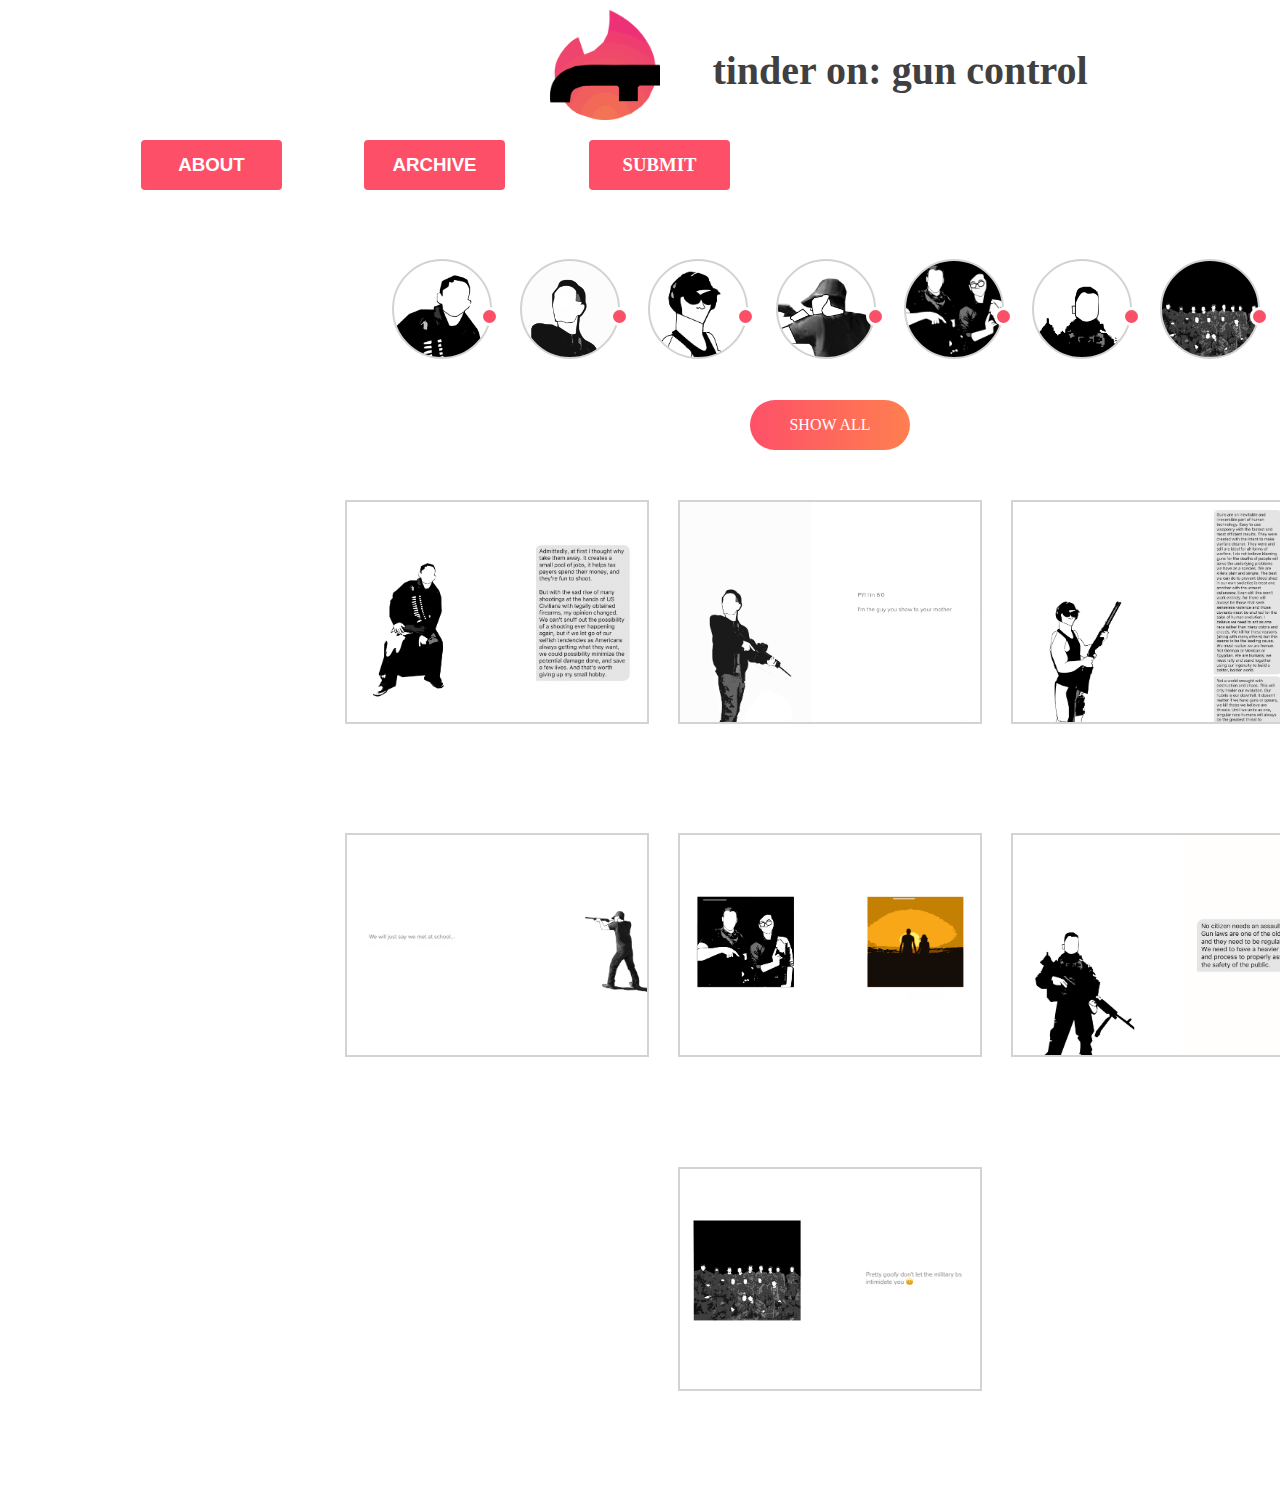
<file: archive.html>
<!DOCTYPE html>
<html lang= 'en' dir='ltr'>

<head>
  <title>Tinder | Gun Control</title>
  <link rel="stylesheet" href="archive.css">
</head>

<body>
<div id="home">
  <div id="logo"></div>
  <p class="home-title">
    <h1> <a href="index.html">tinder on: gun control</a></h1>
</p>
</div>
<div id= "about" class= "button">
  <p class="about-title">
    <h3><a href="about.html"> ABOUT </a></h3>
</div>
<div id= "archive" class= "button2">
  <p class= "archive-title">
    <h3><a href= "archive.html">ARCHIVE</a></h3>
</div>

<div id= "submit" class= "button3">
  <p class= "submit-title">
    <h3><a href= "submit.html">SUBMIT</a></h3>
</div>




<div id="chat1"></div>
<div id="chat2"></div>
<div id="chat3"></div>
<div id="chat4"></div>
<div id="chat5"></div>
<div id="chat6"></div>
<div id="chat7"></div>
<div class="page" id="projects">
  <div class=" project-filter">
    <div class='filter-btn' id="profile1"></div>
    <div class='filter-btn' id="profile2"></div>
    <div class='filter-btn' id="profile3"></div>
    <div class='filter-btn' id="profile4"></div>
    <div class='filter-btn' id="profile5"></div>
    <div class='filter-btn' id="profile6"></div>
    <div class='filter-btn' id="profile7"></div>
    <div class='message-dot' id="newmessage1"></div>
    <div class='message-dot' id="newmessage2"></div>
    <div class='message-dot' id="newmessage3"></div>
    <div class='message-dot' id="newmessage4"></div>
    <div class='message-dot' id="newmessage5"></div>
    <div class='message-dot' id="newmessage6"></div>
    <div class='message-dot' id="newmessage7"></div>

    <div id="showall">
      <p>
        SHOW ALL
      </p>
    </div>
</div>
<div class="dudecontainer">
<div class="dude" id="fullimage1"></div>
<div class="dude" id="fullimage2"></div>
<div class="dude" id="fullimage3"></div>
<div class="dude" id="fullimage4"></div>
<div class="dude" id="fullimage5"></div>
<div class="dude" id="fullimage6"></div>
<div class="dude" id="fullimage7"></div>
</div>

<div class="slideshow">
    <div class="slideshow-overlay" hidden></div>
    <div class="slideshow-image" id="bigimage1" hidden></div>
    <div class="slideshow-image" id="bigimage2" hidden></div>
    <div class="slideshow-image" id="bigimage3" hidden></div>
    <div class="slideshow-image" id="bigimage4" hidden></div>
    <div class="slideshow-image" id="bigimage5" hidden></div>
    <div class="slideshow-image" id="bigimage6" hidden></div>
    <div class="slideshow-image" id="bigimage7" hidden></div>
  </div>

<script src= 'jquery-3.3.1.min.js'></script>
<script src= "archive.js" charset= "utf-8"></script>
</body>
</html>
</file>
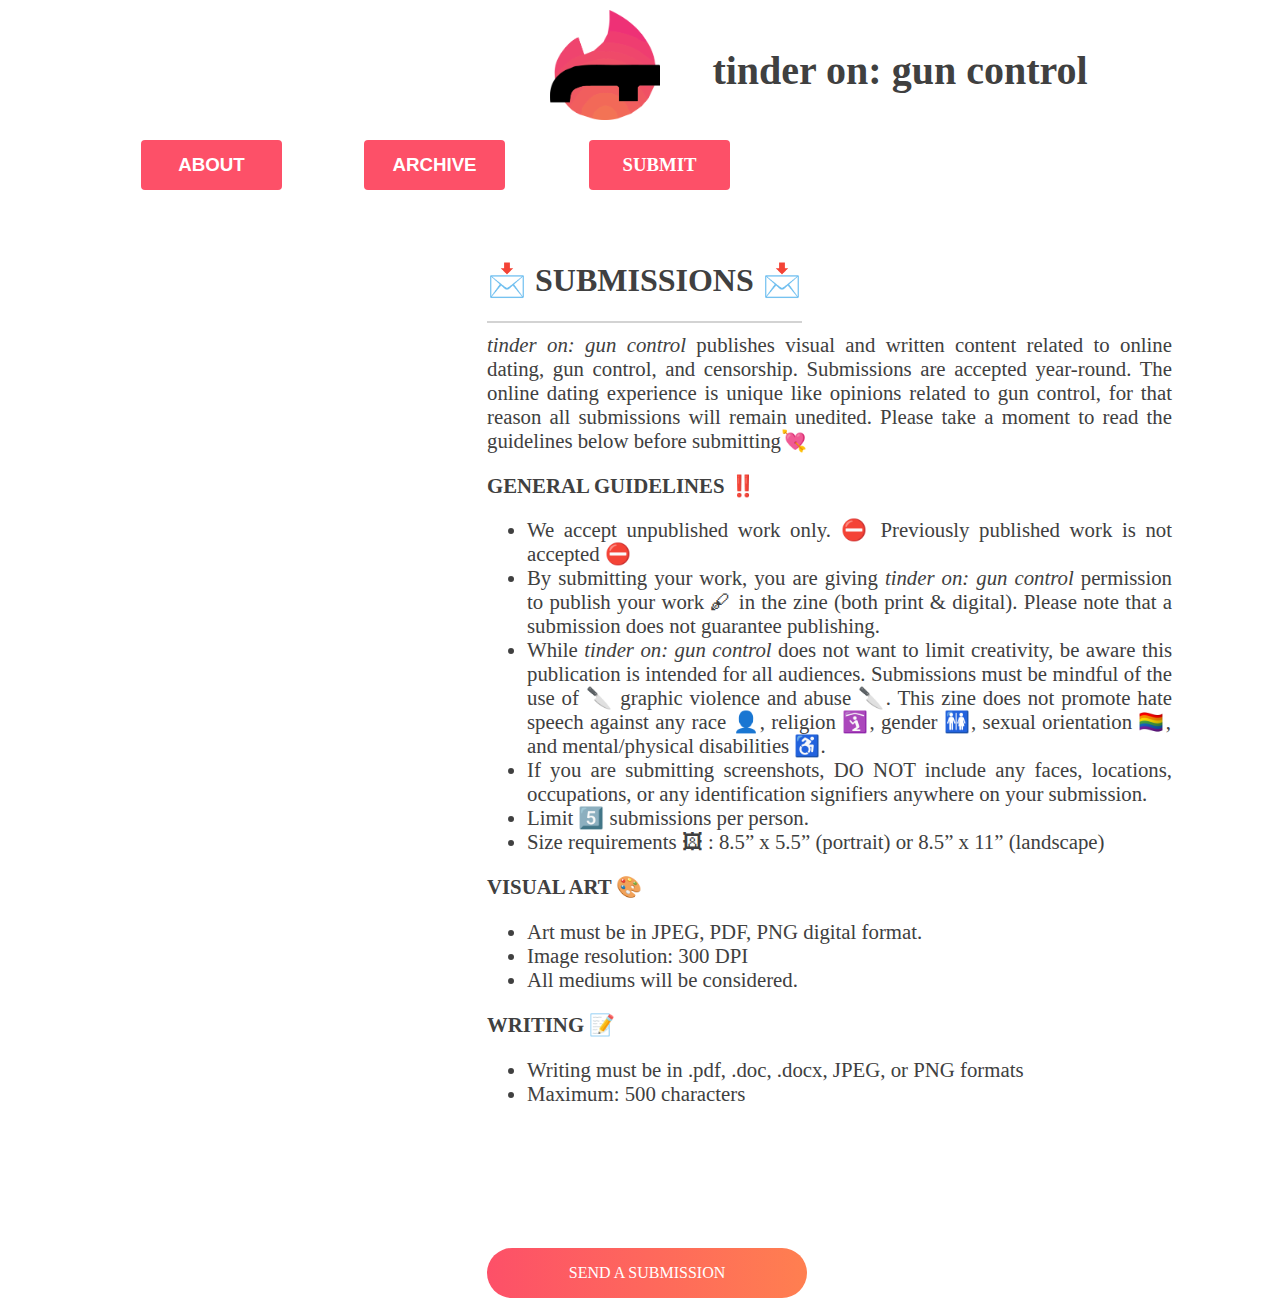
<file: submit.html>
<!DOCTYPE html>
<html lang= 'en' dir='ltr'>

<head>
  <title>Tinder | Gun Control</title>
  <link rel="stylesheet" href="submit.css">
</head>

<body>
<div id="home" class="page">
  <div id="logo"></div>
  <p class="home-title">
    <h1> <a href="index.html">tinder on: gun control</a></h1>
</p>
</div>
<div id= "about" class= "button">
  <p class="about-title">
    <h3><a href="about.html"> ABOUT </a></h3>
</div>
<div id= "archive" class= "button2">
  <p class= "archive-title">
    <h3><a href= "archive.html">ARCHIVE</a></h3>
</div>

<div id= "submit" class= "button3">
  <p class= "submit-title">
    <h3><a href= "submit.html">SUBMIT</a></h3>
</div>
<div id="background" hidden></div>
<div id="matched" hidden></div>
<div id="submissionsheadline">
  <p class="submissions-title">
    <h1> 📩 SUBMISSIONS 📩</h1>
  </p>
</div>
<div id="information">
  <p >
    <span>
      <em> tinder on: gun control </em>publishes visual and written content related to online dating, gun control, and censorship. Submissions are accepted year-round. The online dating experience is unique like opinions related to gun control, for that reason all submissions will remain unedited. Please take a moment to read the guidelines below before submitting💘
    </span>
  </p>
  <p>
    <span>
      <b>GENERAL GUIDELINES ‼️</b>
    </span>
  </p>
  <p>
    <span>
      <ul>
        <li>We accept unpublished work only. ⛔️️ Previously published work is not accepted ⛔️️</li>
        <li>By submitting your work, you are giving <em>tinder on: gun control</em> permission to publish your work 🖋 in the zine (both print & digital).  Please note that a submission does not guarantee publishing. </li>
        <li>While <em>tinder on: gun control</em> does not want to limit creativity, be aware this publication is intended for all audiences. Submissions must be mindful of the use of 🔪 graphic violence and abuse 🔪. This zine does not promote hate speech against any race 👤, religion 🛐️, gender 🚻️, sexual orientation 🏳️‍🌈️, and mental/physical disabilities ♿️. </li>
        <li>If you are submitting screenshots, DO NOT include any faces, locations, occupations, or any identification signifiers anywhere on your submission. </li>
        <li>Limit 5️⃣ submissions per person.</li>
        <li>Size requirements 🖼 : 8.5” x 5.5” (portrait) or 8.5” x 11” (landscape)</li>
      </ul>
    </span>
  </p>
  <p>
    <span>
      <b>VISUAL ART 🎨</b>
    </span>
  </p>
  <p>
    <span>
      <ul>
        <li>Art must be in JPEG, PDF, PNG digital format. </li>
        <li>Image resolution: 300 DPI</li>
        <li>All mediums will be considered.</li>
      </ul>
    </span>
  </p>
  <p>
    <span>
      <b>WRITING 📝</b>
    </span>
  </p>
  <p>
    <span>
      <ul>
        <li>Writing must be in .pdf, .doc, .docx, JPEG, or PNG formats </li>
        <li>Maximum: 500 characters</li>
      </ul>
    </span>
  </p>
</div>
<div id="submissions">
  <p>
    <span>
      <a href="https://docs.google.com/forms/d/e/1FAIpQLScnXAgUfL2U9uD31wqTvHZomeUVU3nFG_oMQXie9oHQ0mNbpA/viewform?usp=pp_url">SEND A SUBMISSION</a>
    </span>
  </p>
</div>
</body>

<script src= 'jquery-3.3.1.min.js'></script>
<script src= "submit.js" charset= "utf-8"></script>
</body>
</html>
</file>
<file: archive.css>
body {
  font-family: 'Helvetica Neue';
  background-color: white;
  cursor: crosshair;
}

#home h1{
  text-align: center;
  position: absolute;
  left: 650px;
  top: 20px;
  font-size: 2.5em;
  cursor: crosshair;
}
#home a {
  text-decoration: none;
  color: #404040;
  display: inline-block;
  width: 500px;
  cursor: crosshair;
}
#logo {
  background-image: url("gun-logo2.png");
  background-size: cover;
  position: absolute;
  height:110px;
  width: 110px;
  left:550px;
  top:10px;
}
#about h3 {
  font-family: 'Helvetica';
  cursor: crosshair;
}
#about a {
  padding: 14px 28px;
  position: absolute;
  display: inline-block;
  text-align:center;
  width: 85px;
  border-radius: 4px;
  right: 998px;
  top: 140px;
  color:white;
  background-color: #fd5068;
  text-decoration: none;
  transition: background-color:.5s;
  cursor: crosshair;
}
#about a:hover {
  background-color:#e6485e;
  cursor: crosshair;

}

#archive h3 {
  font-family: 'Helvetica';
  cursor: crosshair;
}
#archive a {
  padding: 14px 28px;
  position: absolute;
  display: inline-block;
  text-align:center;
  width: 85px;
  border-radius: 4px;
  right: 775px;
  top: 140px;
  color:white;
  background-color: #fd5068;
  text-decoration: none;
  transition: background-color:.5s;
  cursor: crosshair;
}
#archive a:hover {
  background-color:#e6485e;
  cursor: crosshair;

}

#submit a {
  padding: 14px 28px;
  position: absolute;
  display: inline-block;
  text-align:center;
  width: 85px;
  border-radius: 4px;
  right: 550px;
  top: 140px;
  color:white;
  background-color: #fd5068;
  text-decoration: none;
  transition: background-color:.5s;
  cursor: crosshair;
}
#submit a:hover {
  background-color:#e6485e;
  cursor: crosshair;
}


#profile1 {
  cursor: pointer;
  background-image: url("profile5.png");
  background-size:cover;
  position: absolute;
  border: 2px solid lightgrey;
  background-position: center;
  height:6em;
  width:6em;
  border-radius: 100%;
  padding-bottom:0em;
  margin:  15em 24em;
}

#profile2 {
  cursor:pointer;
  background-image: url("profile3.png");
  position: absolute;
  background-size:cover;
  background-position: center;
  border: 2px solid lightgrey;
  height:6em;
  width:6em;
  border-radius: 100%;
  padding-bottom:0em;
  margin:  15em 32em;
}

#profile3 {
  cursor: pointer;
  background-image: url("profile1.png");
  position: absolute;
  background-size:cover;
  background-position: center;
  border: 2px solid lightgrey;
  height:6em;
  width:6em;
  border-radius: 100%;
  padding-bottom:0em;
  margin:  15em 40em;
}
#profile4{
cursor: pointer;
background-image: url("profile6.png");
position: absolute;
background-size:cover;
background-position: center;
border: 2px solid lightgrey;
height:6em;
width:6em;
border-radius: 100%;
padding-bottom:0em;
margin:  15em 48em;
}
#profile5{
cursor: pointer;
background-image: url("profile7.png");
position: absolute;
background-size:cover;
background-position: center;
border: 2px solid lightgrey;
height:6em;
width:6em;
border-radius: 100%;
padding-bottom:0em;
margin:  15em 56em;
}
#profile6{
cursor: pointer;
background-image: url("profile2.png");
position: absolute;
background-size:cover;
background-position: center;
border: 2px solid lightgrey;
height:6em;
width:6em;
border-radius: 100%;
padding-bottom:0em;
margin:  15em 64em;
}
#profile7{
cursor: pointer;
background-image: url("profile4.png");
position: absolute;
background-size:cover;
background-position: center;
border: 2px solid lightgrey;
height:6em;
width:6em;
border-radius: 100%;
padding-bottom:0em;
margin:  15em 72em;
}
#newmessage1{
  position: absolute;
  background-color:#fd5068;
  border:3px solid white;
  height:13px;
  width:13px;
  border-radius: 100%;
  padding-bottom:0em;
  margin:  18em 29.5em;
}
#newmessage2{
  position: absolute;
  background-color:#fd5068;
  border:3px solid white;
  height:13px;
  width:13px;
  border:3px solid white;
  border-radius: 100%;
  padding-bottom:0em;
  margin:  18em 37.6em;
}
#newmessage3{
  position: absolute;
  background-color:#fd5068;
  border:3px solid white;
  height:13px;
  width:13px;
  border-radius: 100%;
  padding-bottom:0em;
  margin:  18em 45.5em;
}
#newmessage4{
  position: absolute;
  background-color:#fd5068;
  border:3px solid white;
  height:13px;
  width:13px;
  border-radius: 100%;
  padding-bottom:0em;
  margin:  18em 53.6em;
}
#newmessage5{
  position: absolute;
  background-color:#fd5068;
  border:3px solid white;
  height:13px;
  width:13px;
  border-radius: 100%;
  padding-bottom:0em;
  margin:  18em 61.6em;
}
#newmessage6{
  position: absolute;
  background-color:#fd5068;
  border:3px solid white;
  height:13px;
  width:13px;
  border-radius: 100%;
  padding-bottom:0em;
  margin:  18em 69.6em;
}
#newmessage7{
  position: absolute;
  background-color:#fd5068;
  border:3px solid white;
  height:13px;
  width:13px;
  border-radius: 100%;
  padding-bottom:0em;
  margin:  18em 77.6em;
}

#showall {
  background-image: linear-gradient(90deg,#fd5068,coral);
  text-align: center;
  color:white;
  width: 10em;
  display:inline-block;
  border-radius: 25px;
  position: absolute;
  top: 25em;
  left:750px;
  cursor:crosshair;
  transition: background-image:1s;
}
#showall:hover {
  background-image: linear-gradient(90deg,#fd5068,#fd5068);
  cursor:crosshair;
}

.dude {
  width: 300px;
  height: 220px;
  border: 2px solid lightgrey;

}

.dudecontainer{
  top: 500px;
  position:absolute;
  left:330px;
  height:1000px;
  width:1000px;
  justify-content: space-around;
  display: flex;
  flex-wrap: wrap;
}
#fullimage1 {
  cursor: pointer;
  background-image: url("Archive_Images/fullpage1.png");
  background-size:cover;
}
#fullimage2 {
  cursor: pointer;
  background-image: url("Archive_Images/fullpage2.png");
  background-size:cover;
}
#fullimage3 {
  cursor: pointer;
  background-image: url("Archive_Images/fullpage3.png");
  background-size:cover;
}
#fullimage4 {
  cursor: pointer;
  background-image: url("Archive_Images/fullpage4.png");
  background-size:cover;
}
#fullimage5 {
  cursor: pointer;
  background-image: url("Archive_Images/fullpage5.png");
  background-size:cover;
}
#fullimage6 {
  cursor: pointer;
  background-image: url("Archive_Images/fullpage6.png");
  background-size:cover;
}
#fullimage7 {
  cursor: pointer;
  background-image: url("Archive_Images/fullpage7.png");
  background-size:cover;
}
.slideshow-overlay {
  position: fixed;
  top: 0;
  left: 0;
  width: 100vw;
  height: 100vh;
  background-color: black;
  opacity: 0.5;
}
.slideshow-image {
  position: fixed;
  top: 10vh;
  left: 25vw;
  width: 52.5vw;
  height: 78.75vh;
}
#bigimage1 {
  cursor: crosshair;
  background-image: url("Archive_Images/fullpage1.png");
  background-size:cover;
}
#bigimage2 {
  cursor: crosshair;
  background-image: url("Archive_Images/fullpage2.png");
  background-size:cover;
}
#bigimage3 {
  cursor: crosshair;
  background-image: url("Archive_Images/fullpage3.png");
  background-size:cover;
}
#bigimage4 {
  cursor: crosshair;
  background-image: url("Archive_Images/fullpage4.png");
  background-size:cover;
}
#bigimage5 {
  cursor: crosshair;
  background-image: url("Archive_Images/fullpage5.png");
  background-size:cover;
}
#bigimage6 {
  cursor: crosshair;
  background-image: url("Archive_Images/fullpage6.png");
  background-size:cover;
}
#bigimage7 {
  cursor: crosshair;
  background-image: url("Archive_Images/fullpage7.png");
  background-size:cover;
}
</file>
<file: submit.css>
body {
  font-family: 'Helvetica Neue';
  background-color: white;
  height:1280px;
  cursor: crosshair;
}

#home h1{
  text-align: center;
  position: absolute;
  left: 650px;
  top: 20px;
  font-size: 2.5em;
  cursor: crosshair;
}
#home a {
  text-decoration: none;
  color: #404040;
  display: inline-block;
  width: 500px;
  cursor: crosshair;
}
#logo {
  background-image: url("gun-logo2.png");
  background-size: cover;
  position: absolute;
  height:110px;
  width: 110px;
  left:550px;
  top:10px;
}
#about h3 {
  font-family: 'Helvetica';
  cursor: crosshair;
}
#about a {
  padding: 14px 28px;
  position: absolute;
  display: inline-block;
  text-align:center;
  width: 85px;
  border-radius: 4px;
  right: 998px;
  top: 140px;
  color:white;
  background-color: #fd5068;
  text-decoration: none;
  transition: background-color:.5s;
  cursor: crosshair;
}
#about a:hover {
  background-color:#e6485e;
  cursor: crosshair;

}

#archive h3 {
  font-family: 'Helvetica';
  cursor: crosshair;
}
#archive a {
  padding: 14px 28px;
  position: absolute;
  display: inline-block;
  text-align:center;
  width: 85px;
  border-radius: 4px;
  right: 775px;
  top: 140px;
  color:white;
  background-color: #fd5068;
  text-decoration: none;
  transition: background-color:.5s;
  cursor: crosshair;
}
#archive a:hover {
  background-color:#e6485e;
  cursor: crosshair;

}

#submit a {
  padding: 14px 28px;
  position: absolute;
  display: inline-block;
  text-align:center;
  width: 85px;
  border-radius: 4px;
  right: 550px;
  top: 140px;
  color:white;
  background-color: #fd5068;
  text-decoration: none;
  transition: background-color:.5s;
  cursor: crosshair;
}
#submit a:hover {
  background-color:#e6485e;
  cursor: crosshair;

}
#matched {
  background-image: url("matched.png");
  background-size: cover;
  position: absolute;
  height:25%;
  width: 27%;
  right: 620px;
  top: 25em;
}
#submissions{
  background-image: linear-gradient(90deg,#fd5068,coral);
  text-align: center;
  color:white;
  width: 20em;
  display:inline-block;
  border-radius: 25px;
  position: absolute;
  top: 78em;
  left:487PX;
  cursor:crosshair;
  transition: background-image:1s;
}
#submissions a {
  text-decoration: none;
  color: white;
  display: inline-block;
}
#submissions a:hover {
  cursor:crosshair;
}
#submissions:hover {
  background-image: linear-gradient(90deg,#fd5068,#fd5068);
  cursor:crosshair;
}

#submissionsheadline{
  color:#404040;
  position:absolute;
  top: 15em;
  left:487PX;
  border-bottom:2px solid lightgrey;
}

#information{
  color: #404040;
  position:absolute;
  text-align: justify;
  font-size: 1.3em;
  top: 15em;
  left:487px;
  width: 685px;
}
</file>
